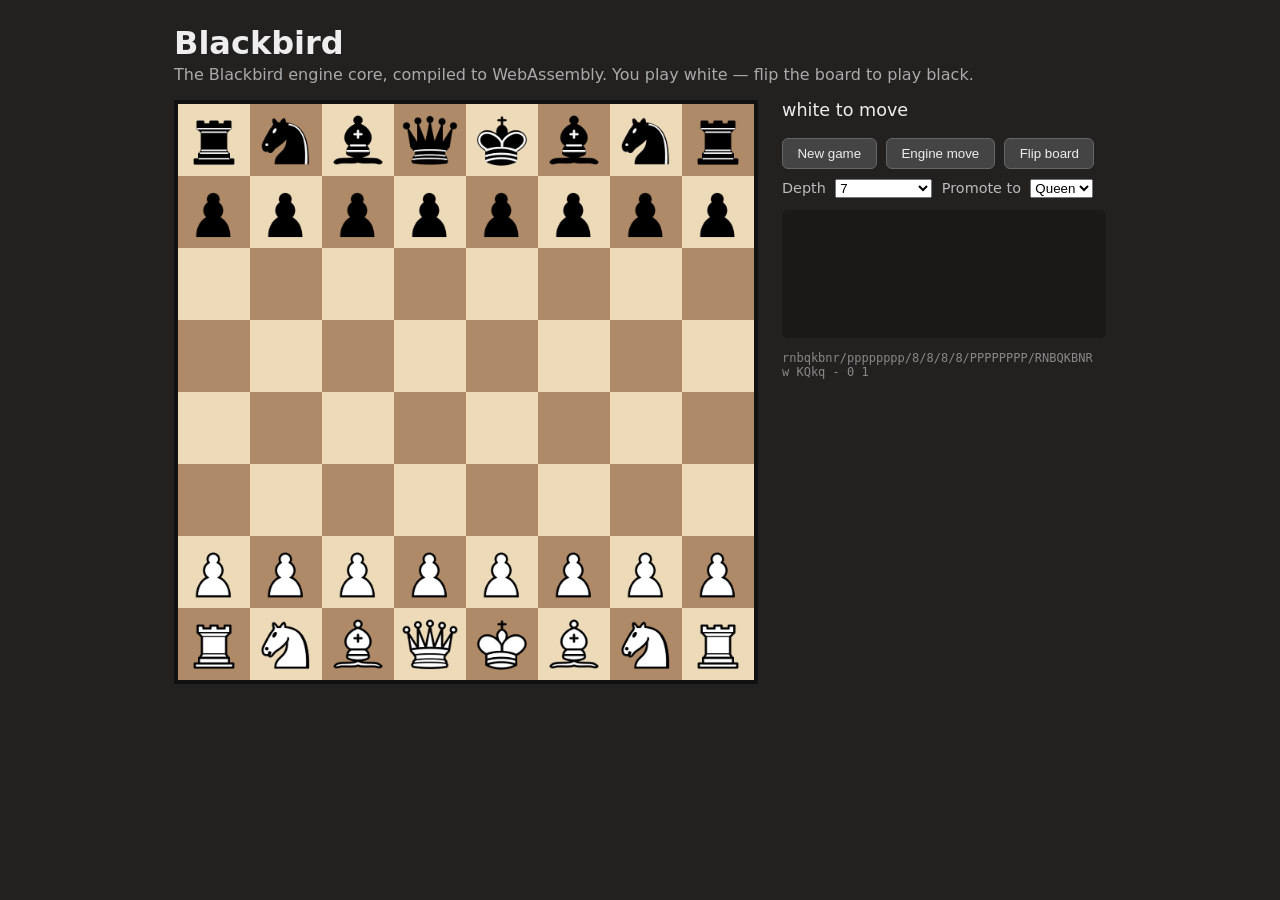
<file: blackbird/web/index.html>
<!doctype html>
<html lang="en">
<head>
  <meta charset="utf-8">
  <meta name="viewport" content="width=device-width, initial-scale=1">
  <title>Blackbird — chess in the browser</title>
  <link rel="stylesheet" href="style.css">
</head>
<body>
  <main>
    <header>
      <h1>Blackbird</h1>
      <p>The Blackbird engine core, compiled to WebAssembly. You play white — flip the board to play black.</p>
    </header>

    <div class="layout">
      <div id="board" aria-label="chess board"></div>

      <aside>
        <div id="status">loading engine…</div>

        <div class="controls">
          <button id="new-game">New game</button>
          <button id="engine-move" title="Let the engine move for the side to play">Engine move</button>
          <button id="flip" title="Turn the table: play black, the engine plays white">Flip board</button>
          <label>Depth
            <select id="depth">
              <option value="3">3</option>
              <option value="5">5</option>
              <option value="7" selected>7</option>
              <option value="9">9</option>
              <option value="12">12 (slow)</option>
              <option value="15">15 (minutes)</option>
            </select>
          </label>
          <label>Promote to
            <select id="promo">
              <option value="q" selected>Queen</option>
              <option value="r">Rook</option>
              <option value="b">Bishop</option>
              <option value="n">Knight</option>
            </select>
          </label>
        </div>

        <pre id="moves" aria-label="move list"></pre>
        <code id="fen"></code>
      </aside>
    </div>
  </main>
  <script src="app.js"></script>
</body>
</html>
</file>
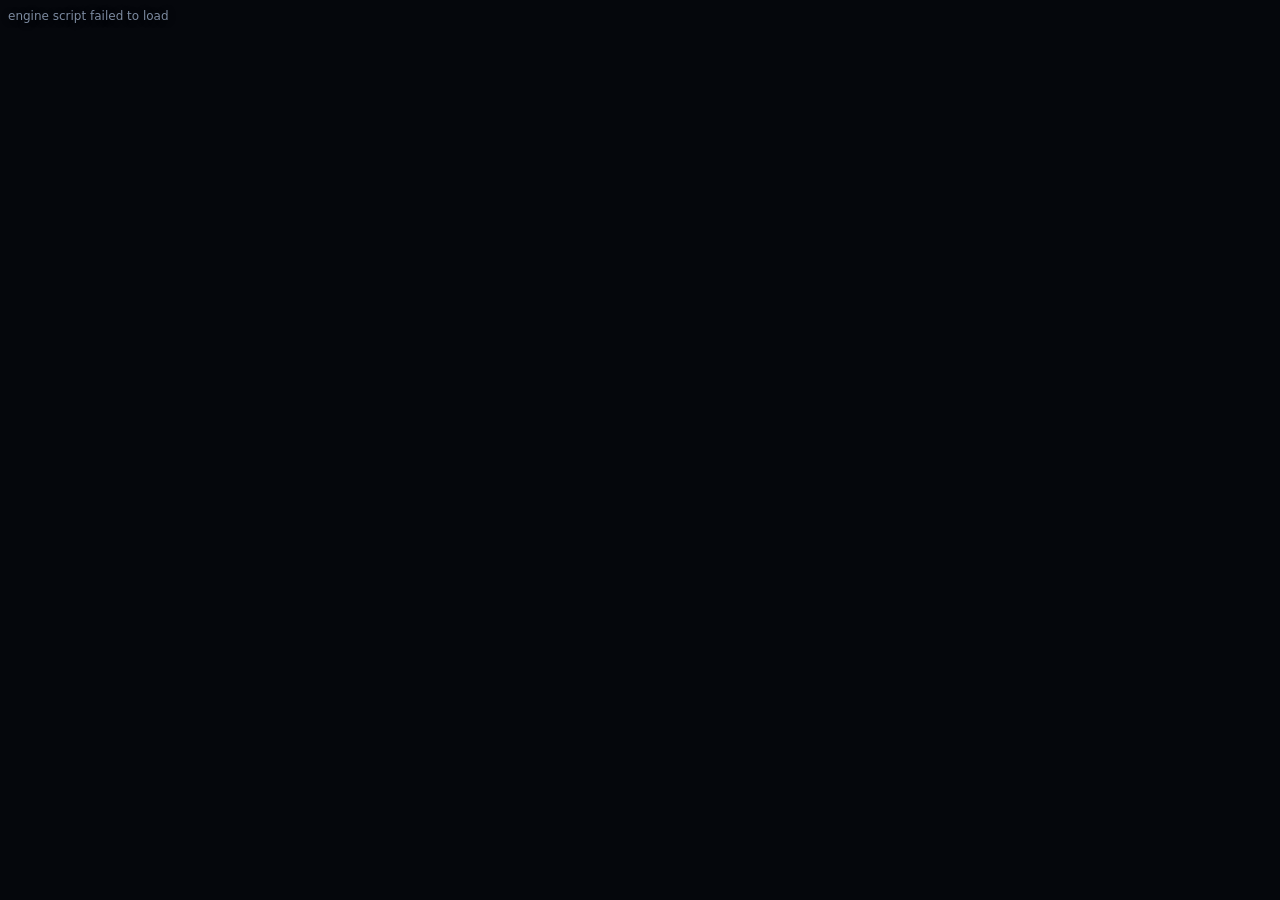
<file: qube-rocks/web/index.html>
<!doctype html>
<html lang="en">
<head>
  <meta charset="utf-8" />
  <meta name="viewport" content="width=device-width, initial-scale=1, viewport-fit=cover" />
  <title>Qube Rocks — Asteroids in the quine engine</title>
  <style>
    html, body { margin: 0; height: 100%; background: #05070c; overflow: hidden;
      font: 14px/1.4 ui-sans-serif, system-ui, sans-serif; color: #cfe9ff; }
    /* The engine's 3D canvas fills the viewport; the overlay composites on top. */
    #canvas { position: absolute; inset: 0; width: 100%; height: 100%; display: block;
      touch-action: none; background: #05070c; }
    #overlay { position: absolute; inset: 0; }            /* controls.js mounts here */
    #status { position: absolute; left: 8px; top: 8px; color: #7c8aa0; font-size: 12px;
      pointer-events: none; text-shadow: 0 1px 6px rgba(0,0,0,.7); }
  </style>
</head>
<body>
  <!-- A static-asset qube (Blackbird-style): this page IS the host. It loads the
       shared quine engine from the CDN and feeds it this folder's scene + skill
       through the generic inject API (quine_enqueue), then mounts the reusable
       controls.js overlay and wires its buttons/keys to the engine's input axes.
       No q64 compile, no platform runtime, no server — single-player, client-only. -->
  <canvas id="canvas"></canvas>
  <div id="overlay"></div>
  <div id="status">loading engine…</div>

  <script>
  (async function () {
    var CDN = "https://cdn.qubeworlds.com";
    var ENGINE_BASE = CDN + "/engine";          // the shared, content-agnostic engine
    var bust = "?v=" + Date.now();
    var statusEl = document.getElementById("canvas") && document.getElementById("status");
    function status(t) { if (statusEl) statusEl.textContent = t; }

    // ── 1. Fetch this qube's scene + everything it links (skill, overlay) ──────
    // Resolved RELATIVE to scene.json, exactly like the Qubeworlds /scene viewer.
    var sceneUrl = new URL("scene.json", location.href).href;
    var sceneJson, scene, skillCode = "", overlayUrl = null;
    try {
      var r = await fetch(sceneUrl + bust, { cache: "no-store" });
      if (!r.ok) throw new Error("scene HTTP " + r.status);
      sceneJson = await r.text();
      scene = JSON.parse(sceneJson);
      overlayUrl = scene.overlay ? new URL(scene.overlay, sceneUrl).href : null;
      if (scene.script && scene.script.source) {
        var sk = await fetch(new URL(scene.script.source, sceneUrl).href + bust);
        if (sk.ok) skillCode = await sk.text();
      }
    } catch (e) { status("scene load failed: " + (e && e.message)); return; }

    // ── 2. Pick a GPU backend (WebGPU if available, else WebGL2) ──────────────
    var backend = "webgl2";
    try { if (navigator.gpu && (await navigator.gpu.requestAdapter())) backend = "webgpu"; } catch (e) {}

    // ── 3. The host seam the controls.js overlay drives ───────────────────────
    // It pushes input axes; the engine routes them to the skill's input(axis).
    function enqueue(obj) {
      try { window.Module.ccall("quine_enqueue", null, ["string"], [JSON.stringify(obj)]); } catch (e) {}
    }
    var host = { input: function (axis, value) { enqueue({ type: "input", axis: axis | 0, value: +value }); } };

    async function mountOverlay() {
      if (!overlayUrl) return;
      try {
        var mod = await import(overlayUrl + bust);
        if (mod && typeof mod.mount === "function") await mod.mount(document.getElementById("overlay"), host);
      } catch (e) { status("overlay failed: " + (e && e.message)); }
    }

    // ── 4. Boot the engine empty, then inject scene → skill (DEPENDENCY INJECTION).
    // The engine never fetches; the host feeds it. Loading a scene starts the sim.
    window.Module = {
      canvas: document.getElementById("canvas"),
      locateFile: function (p) { return ENGINE_BASE + "/" + p + bust; },
      print: function () {},
      printErr: function (t) { status("engine: " + t); },
      onAbort: function (w) { status("engine aborted: " + w); },
      onRuntimeInitialized: function () {
        enqueue({ type: "scene", json: sceneJson }); // builds + starts the scene
        enqueue({ type: "skill", code: skillCode }); // the game loop
        try { window.Module.ccall("quine_set_hud", null, ["number"], [0]); } catch (e) {}
        status("");                                   // clear once running
        setTimeout(mountOverlay, 150);                // controls over the canvas
      },
    };
    status("loading 3D engine (" + backend + ")…");
    var s = document.createElement("script");
    s.async = true;
    s.crossOrigin = "anonymous";                      // the bundle is cross-origin (CDN)
    s.src = ENGINE_BASE + "/quine-" + backend + ".js" + bust;
    s.onerror = function () { status("engine script failed to load"); };
    document.head.appendChild(s);
  })();
  </script>
</body>
</html>
</file>
<file: blackbird/web/style.css>
:root {
  --light: #ecdab9;
  --dark: #ae8a68;
  --select: rgba(40, 120, 220, 0.55);
  --target: rgba(40, 180, 90, 0.55);
  --last: rgba(240, 200, 60, 0.45);
}

* { box-sizing: border-box; }

body {
  margin: 0;
  font-family: system-ui, -apple-system, sans-serif;
  background: #22211f;
  color: #eee;
  display: flex;
  justify-content: center;
}

main { padding: 1.5rem; max-width: 980px; }

header h1 { margin: 0 0 0.2rem; }
header p { margin: 0 0 1rem; color: #aaa; }

.layout { display: flex; gap: 1.5rem; flex-wrap: wrap; }

#board {
  display: grid;
  grid-template-columns: repeat(8, minmax(40px, 72px));
  grid-template-rows: repeat(8, minmax(40px, 72px));
  border: 4px solid #111;
  user-select: none;
}

.square {
  position: relative;
  display: flex;
  align-items: center;
  justify-content: center;
  cursor: pointer;
}

.square.light { background: var(--light); }
.square.dark { background: var(--dark); }

.square img { width: 88%; height: 88%; pointer-events: none; }

.square.selected::after,
.square.target::after,
.square.last::after {
  content: "";
  position: absolute;
  inset: 0;
}
.square.selected::after { background: var(--select); }
.square.target::after { background: var(--target); border-radius: 50%; margin: 32%; }
.square.target.occupied::after { border-radius: 0; margin: 0; opacity: 0.6; }
.square.last::after { background: var(--last); }

aside {
  display: flex;
  flex-direction: column;
  gap: 0.8rem;
  min-width: 240px;
  flex: 1;
}

#status { font-size: 1.1rem; min-height: 1.4em; }

.controls { display: flex; gap: 0.6rem; flex-wrap: wrap; align-items: center; }
.controls label { color: #bbb; font-size: 0.9rem; }
.controls select { margin-left: 0.3rem; }

button {
  background: #444;
  color: #eee;
  border: 1px solid #666;
  border-radius: 6px;
  padding: 0.45rem 0.9rem;
  cursor: pointer;
}
button:hover { background: #555; }

#moves {
  background: #1a1918;
  border-radius: 6px;
  padding: 0.7rem;
  min-height: 8rem;
  max-height: 18rem;
  overflow-y: auto;
  margin: 0;
  font-size: 0.9rem;
}

#fen { color: #888; font-size: 0.75rem; word-break: break-all; }
</file>
